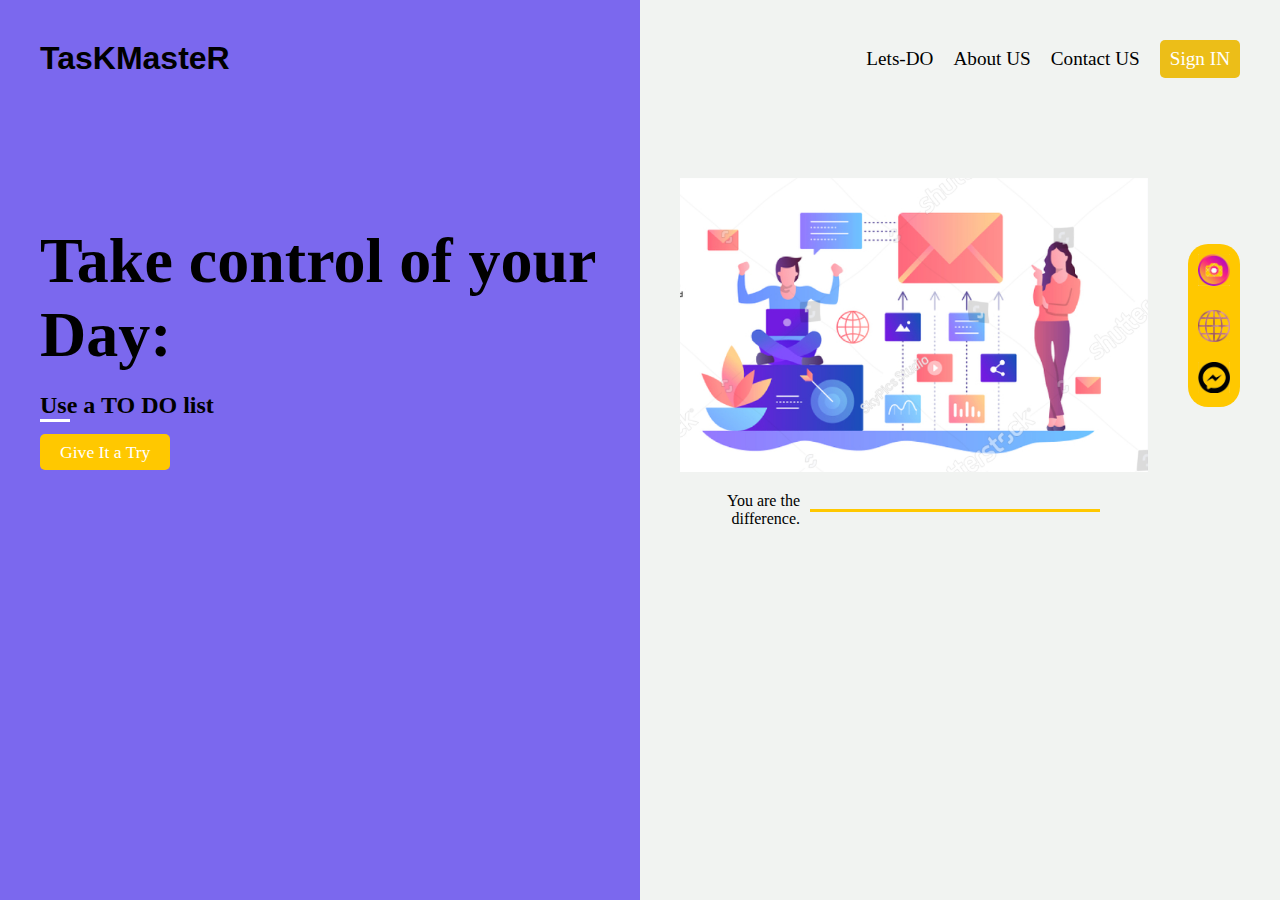
<file: index.html>
<!DOCTYPE html>
<html lang="en">
  <head>
    <meta charset="UTF-8" />
    <meta name="viewport" content="width=device-width, initial-scale=1.0" />
    <title>Home Page</title>
    <link rel="stylesheet" href="stylesh.css" />
  </head>
  <body>
    <header>
      <!-- Navigation Menu -->
      <div class="navbar">
        <div class="logo">TasKMasteR</div>
        <div class="nav-container">
          <nav>
            <ul>
              <li><a href="second.html">Lets-DO</a></li>
              <li><a href="aboutpg.html">About US </a></li>
              <li><a href="feedback.html">Contact US</a></li>
            </ul>
          </nav>
          <a href="signin.html" class="button">Sign IN</a>
        </div>
      </div>
    </header>

    <!-- Hero -->
    <section class="hero">
      <!-- Hero Left -->
      <div class="hero-left">
        <h1>Take control of your Day:</h1>
        <h2>Use a TO DO list</h2>
        <span></span>
        <div class="btns">
          <a href="second.html" class="btns-button">Give It a Try</a>
        </div>
      </div>

      <!-- Hero Right -->
      <div class="hero-right">
        <div class="right-top">
          <img src="homepage.png" alt="noimage" class="rtop-img" />
          <div class="soc-icons">
           <a href="https://www.instagram.com/"><img src="icon.png" alt="" /></a> 
            <img src="icon 2.png" alt="" />
            <a href="https://www.messenger.com/"><img src="Icon 3.png" alt="" /></a>
          </div>
        </div>
        <div class="right-bottom">
          <div class="cta">
            <div class="cta-content">
              <p>You are the difference.</p>
              <span></span>
            </div>
      </div>
    </section>
  </body>
</html>
</file>
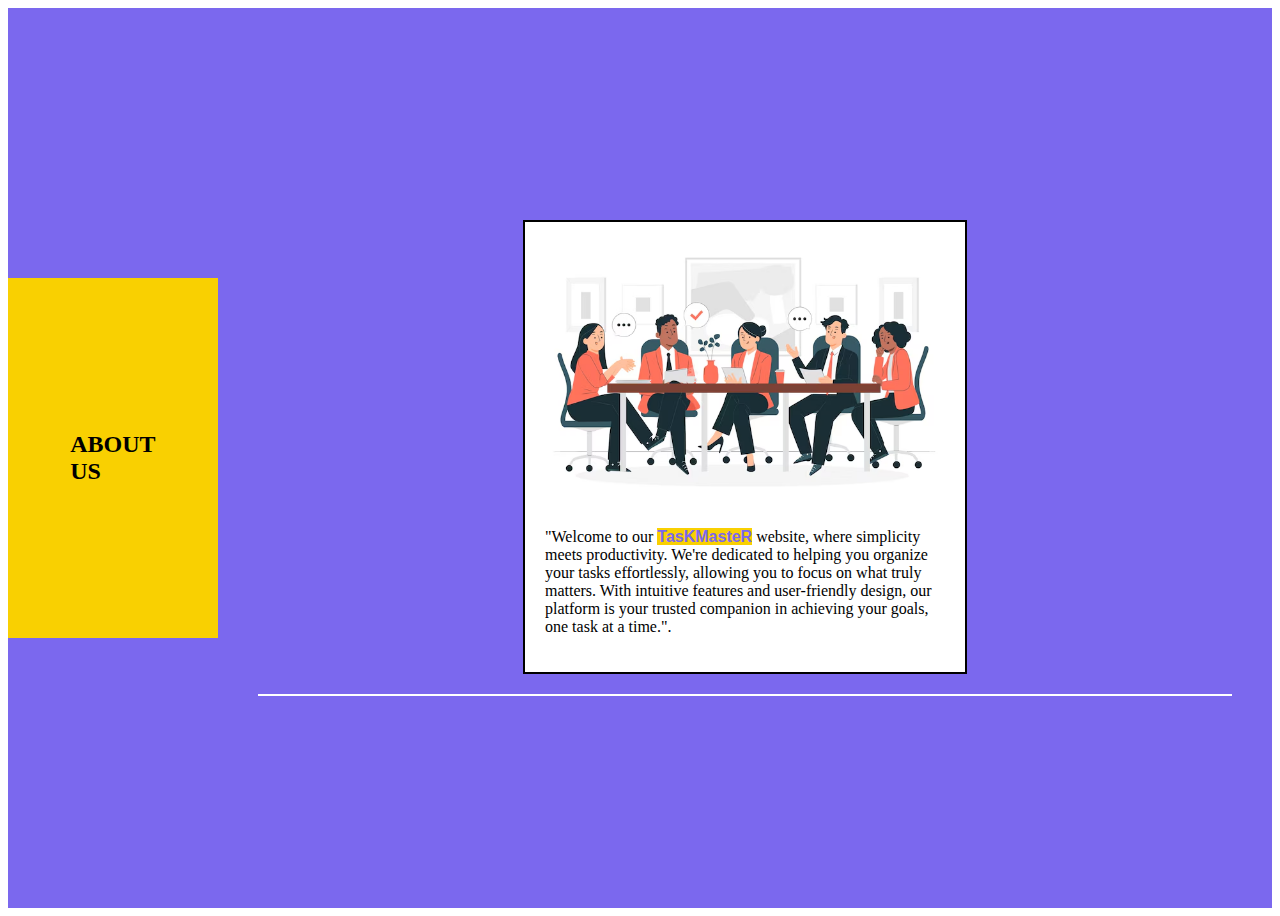
<file: aboutpg.html>
<!DOCTYPE html>
<html lang="en">
<head>
    <meta charset="UTF-8">
    <meta name="viewport" content="width=device-width, initial-scale=1.0">
    <title>About Us</title>
    <link rel="stylesheet" href="aboutpg.css">
</head>
<body>
    <div class="container">
        <div class="sidebar">
            <div class="sidebar-content">
                <h2>ABOUT<br>US</h2>
            </div>
        </div>
        <div class="main-content">
            <div class="main-content-inner">
                <img src="abouts.avif" alt="About Us Image">
                <div class="content-text">
                    <p>
                        "Welcome to our <span class="highlight">TasKMasteR</span> website, where simplicity meets productivity. We're dedicated to helping you organize your tasks effortlessly, allowing you to focus on what truly matters. With intuitive features and user-friendly design, our platform is your trusted companion in achieving your goals, one task at a time.".</p>
                    <p></p>
                </div>
            </div>
        </div>
    </div>
</body>
</html>
</file>
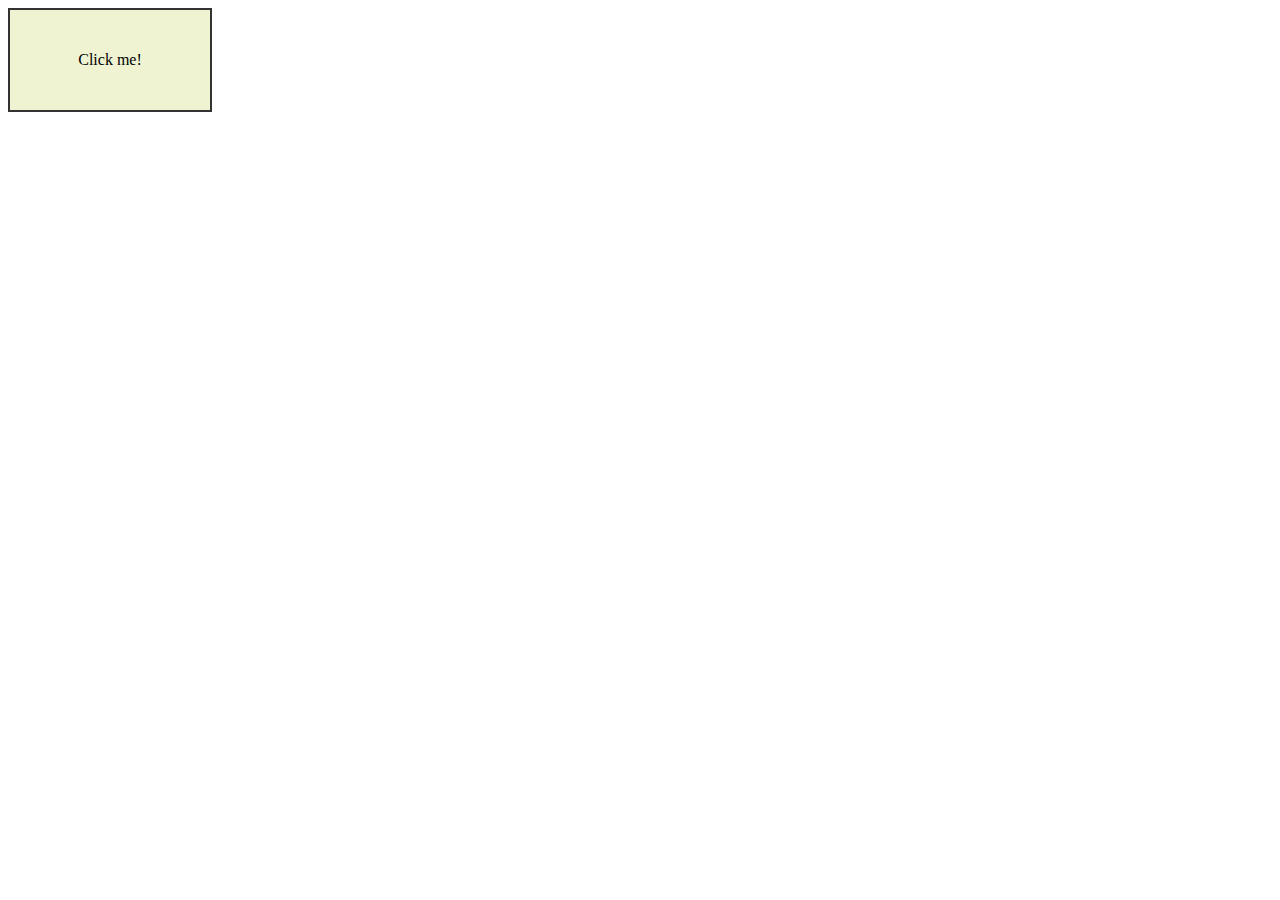
<file: animation.html>
<!DOCTYPE html>
<html lang="en">
<head>
    <meta charset="UTF-8">
    <meta name="viewport" content="width=device-width, initial-scale=1.0">
    <title>Animated Message Box</title>
    <link rel="stylesheet" href="anima.css"> <!-- Link to your CSS file -->
</head>
<body>
    <div class="box" onclick="toggleMessages()">
        Click me!
        <div class="messages">
            <p>Message 1</p>
            <p>Message 2</p>
            <p>Message 3</p>
        </div>
    </div>

    <script src="anima.js"></script> <!-- Link to your JavaScript file -->
</body>
</html>
</file>
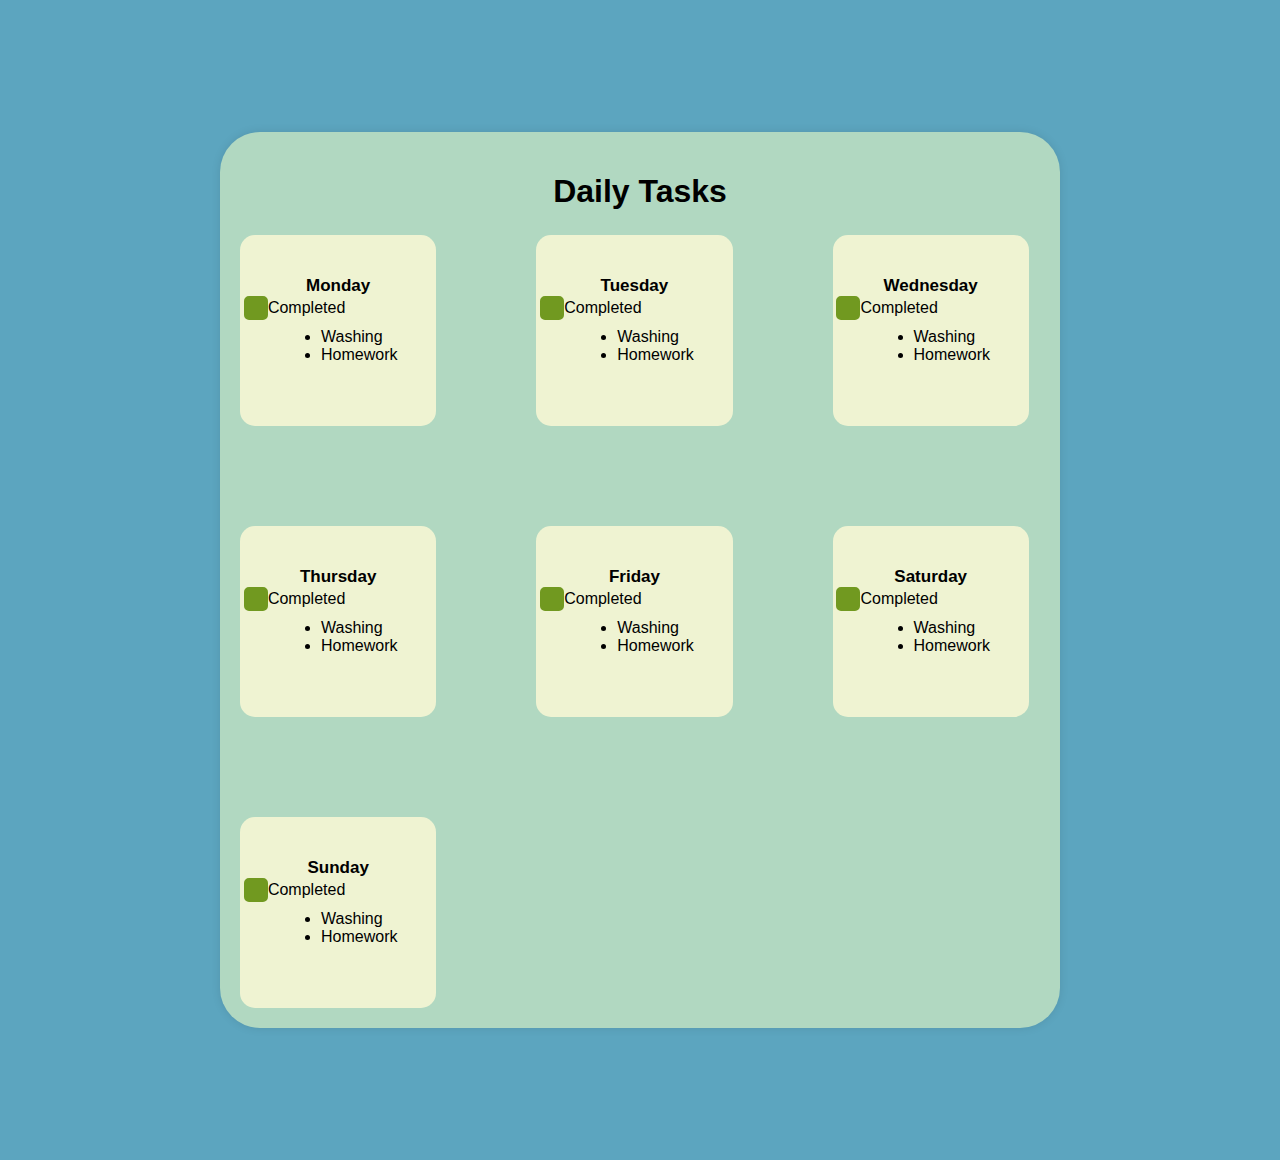
<file: dailytask.html>
<!DOCTYPE html>
<html lang="en">
<head>
    <meta charset="UTF-8">
    <meta name="viewport" content="width=device-width, initial-scale=1.0">
    <title>Daily Tasks</title>
    <link rel="stylesheet" href="dailytask.css">
</head>
<body>
    <div class="container">
        <h1>Daily Tasks</h1>
        <div class="calendar">
            <div class="week">
                <div class="day">Monday</div>
                <div class="task">
                    <ul>
                        <li>Washing</li>
                        <li>Homework</li>
                       
                    </ul>
                    <input type="checkbox" id="monday-checkbox">       
                     <label for="monday-checkbox">Completed</label>
                </div>
            </div>
            <div class="week">
                <div class="day">Tuesday</div>
                <div class="task">
                    <ul>
                        <li>Washing</li>
                        <li>Homework</li>
                                            </ul>
                    <input type="checkbox" id="Tuesday-checkbox"> 
                    <label for="Tuesday-checkbox">Completed</label>
                </div>
            </div>
            <div class="week">
                <div class="day">Wednesday</div>
                <div class="task">
                    <ul>
                        <li>Washing</li>
                        <li>Homework</li>
                       
                    </ul>
                    <input type="checkbox" id="wednesday-checkbox"> 
                    <label for="wednesday-checkbox">Completed</label>
                </div>
            </div>
            <div class="week">
                <div class="day">Thursday</div>
                <div class="task">
                    <ul>
                        <li>Washing</li>
                        <li>Homework</li>
                       
                    </ul>
                    <input type="checkbox" id="thursday-checkbox">
                    <label for="thursday-checkbox">Completed</label>
                </div>
            </div>
            <div class="week">
                <div class="day">Friday</div>
                <div class="task">
                    <ul>
                        <li>Washing</li>
                        <li>Homework</li>
                       
                    </ul>
                    <input type="checkbox" id="friday-checkbox"> 
                    <label for="friday-checkbox">Completed</label>
                </div>
            </div>
            <div class="week">
                <div class="day">Saturday</div>
                <div class="task">
                    <ul>
                        <li>Washing</li>
                        <li>Homework</li>
                       
                    </ul>
                    <input type="checkbox" id="saturday-checkbox"> 
                    <label for="saturday-checkbox">Completed</label>
                </div>
            </div>
            <div class="week">
                <div class="day">Sunday</div>
                <div class="task">
                    <ul>
                        <li>Washing</li>
                        <li>Homework</li>
                       
                    </ul>
                    <input type="checkbox" id="sunday-checkbox"> 
                    <label for="sunday-checkbox">Completed</label>
                </div>
            </div>
        </div>
    </div>
</body>
</html>
</file>
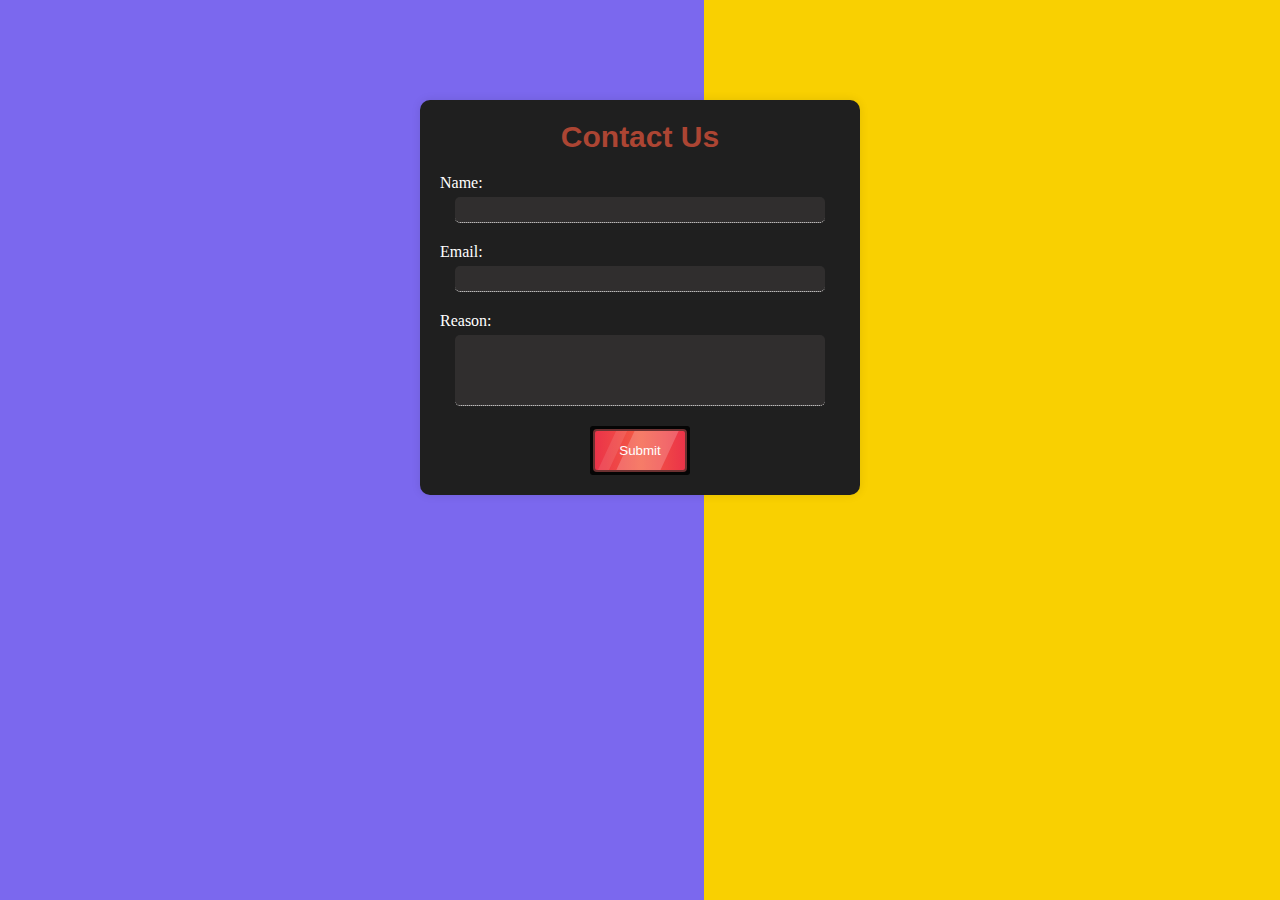
<file: feedback.html>
<!DOCTYPE html>
<html lang="en">
<head>
    <meta charset="UTF-8">
    <meta name="viewport" content="width=device-width, initial-scale=1.0">
    <title> Contact Us</title>
<style>
    * {
    margin: 0;
    padding: 0;
    text-decoration: none;
    list-style-type: none;
}

body {
    background: linear-gradient(to right, mediumslateblue 55%, #f9d001 45%); /* Keep the original background */
}

.contact-form {
    width: 80%; /* Adjusted width */
    max-width: 400px; /* Reduced max-width */
    margin: 100px auto; /* Center align and adjust margin */
    background-color: rgb(31, 31, 31); /* Yellow color for the box */
    padding: 20px;
    border-radius: 10px; /* Increased border radius */
    box-shadow: 0 0 10px rgba(0, 0, 0, 0.1);
}

.contact-form h2 {
    text-align: center; /* Center align the heading */
    margin-bottom: 20px;
    font-family:'Lucida Sans', 'Lucida Sans Regular', 'Lucida Grande', 'Lucida Sans Unicode', Geneva, Verdana, sans-serif;
    font-size: 30px;
    color:#ac4533;
}

.contact-form label {
    display: block;
    margin-bottom: 5px;
    color: #fff;
}

.contact-form input,
.contact-form textarea {
    width: 90%; /* Full width */
    padding: 5px; /* Removed padding */
    border: none; /* Removed border */
    border-bottom: 1px dotted #f9f7f7; /* Dotted bottom border */
    border-radius: 5px; /* Removed border radius */
    margin: 0 auto; /* Center align */
    display: block; /* Display as block element */
    margin-bottom: 20px;
    background-color: #302e2e;
}


.contact-form textarea {
    resize: none; /* Prevent textarea resizing */
    color: #fff;
}

.contact-form button {
    background-color: #050505;
    color: #fff;
    padding: 3px 3px;
    border: none;
    border-radius: 3px;
    cursor: pointer;
    display: block;
    margin: 0 auto; /* Center align the button */
    transition: rotate 300ms;
}

.contact-form button:hover {
   rotate: -2deg;
}
.contact-form button:active{
    rotate: none;
}

.button-text{
    isolation: isolate;
    overflow: hidden;
    display: block;
    background-color: aquamarine;
    background-image: linear-gradient(
        to right, 
        #eb3349 0%,
        #f45c43 51%,
        #eb3349 100%
    );
    border: 2px solid #6d3131;
    border-radius: 4px;
    padding: 12px 24px;
    transition: translate 300ms;
}
.contact-form button:hover .button-text{
    translate: -6px -6px;
}
.contact-form button:active .button-text{
    translate: none;
    
}
.reflection{
    display: block;
    position: relative;
    z-index: -1;
    transition: translate 600ms;
    transition-timing-function: cubic-bezier(0.34,1.56,0.64,1);
}

.reflection::before,
.reflection::after{
    content:"";
    position:absolute;
    inset: 0;
    margin-block: auto;
    height: 150px;
    rotate: 25deg;
}
.reflection::before{
    background-color: rgba(255,255,255,0.1);
    left: -15px;
    width: 10px;
}
.reflection::after{
    background-color:rgba(255,255,255,0.2) ;
    left: 5px;
    width: 40px;
}
.contact-form button:hover .reflection{
    translate:150% 0;
}
.contact-form button:active .reflection{
    translate: none;
}



</style>
</head>
<body>
    <div class="contact-form">
        <h2>Contact Us</h2>
        <form action="">
            <label for="name">Name:</label>
            <input type="text" id="name" name="name" required>

            <label for="email">Email:</label>
            <input type="email" id="email" name="email" required>

            <label for="reason">Reason:</label>
            <textarea id="reason" name="reason" rows="4" required></textarea>
            <button class="button">
                <span class="button-text">Submit
                    <span class="reflection"></span>
                </span>    
            </button>
               
        </form>
    </div>
</body>
</html>
</file>
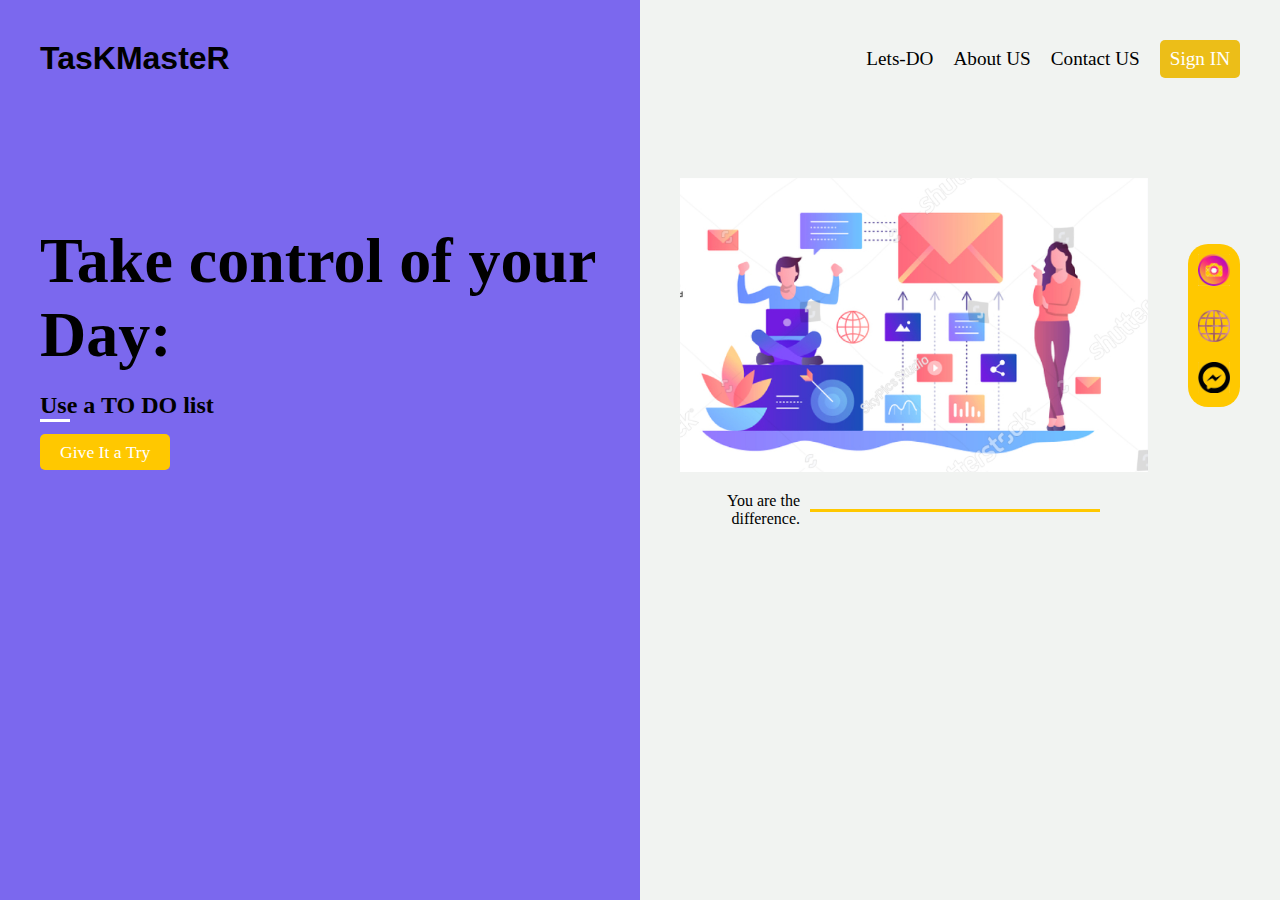
<file: home.html>
<!DOCTYPE html>
<html lang="en">
  <head>
    <meta charset="UTF-8" />
    <meta name="viewport" content="width=device-width, initial-scale=1.0" />
    <title>Home Page</title>
    <link rel="stylesheet" href="stylesh.css" />
  </head>
  <body>
    <header>
      <!-- Navigation Menu -->
      <div class="navbar">
        <div class="logo">TasKMasteR</div>
        <div class="nav-container">
          <nav>
            <ul>
              <li><a href="index.html">Lets-DO</a></li>
              <li><a href="aboutpg.html">About US </a></li>
              <li><a href="feedback.html">Contact US</a></li>
            </ul>
          </nav>
          <a href="signin.html" class="button">Sign IN</a>
        </div>
      </div>
    </header>

    <!-- Hero -->
    <section class="hero">
      <!-- Hero Left -->
      <div class="hero-left">
        <h1>Take control of your Day:</h1>
        <h2>Use a TO DO list</h2>
        <span></span>
        <div class="btns">
          <a href="index.html" class="btns-button">Give It a Try</a>
        </div>
      </div>

      <!-- Hero Right -->
      <div class="hero-right">
        <div class="right-top">
          <img src="homepage.png" alt="noimage" class="rtop-img" />
          <div class="soc-icons">
           <a href="https://www.instagram.com/"><img src="icon.png" alt="" /></a> 
            <img src="icon 2.png" alt="" />
            <a href="https://www.messenger.com/"><img src="Icon 3.png" alt="" /></a>
          </div>
        </div>
        <div class="right-bottom">
          <div class="cta">
            <div class="cta-content">
              <p>You are the difference.</p>
              <span></span>
            </div>
      </div>
    </section>
  </body>
</html>
</file>
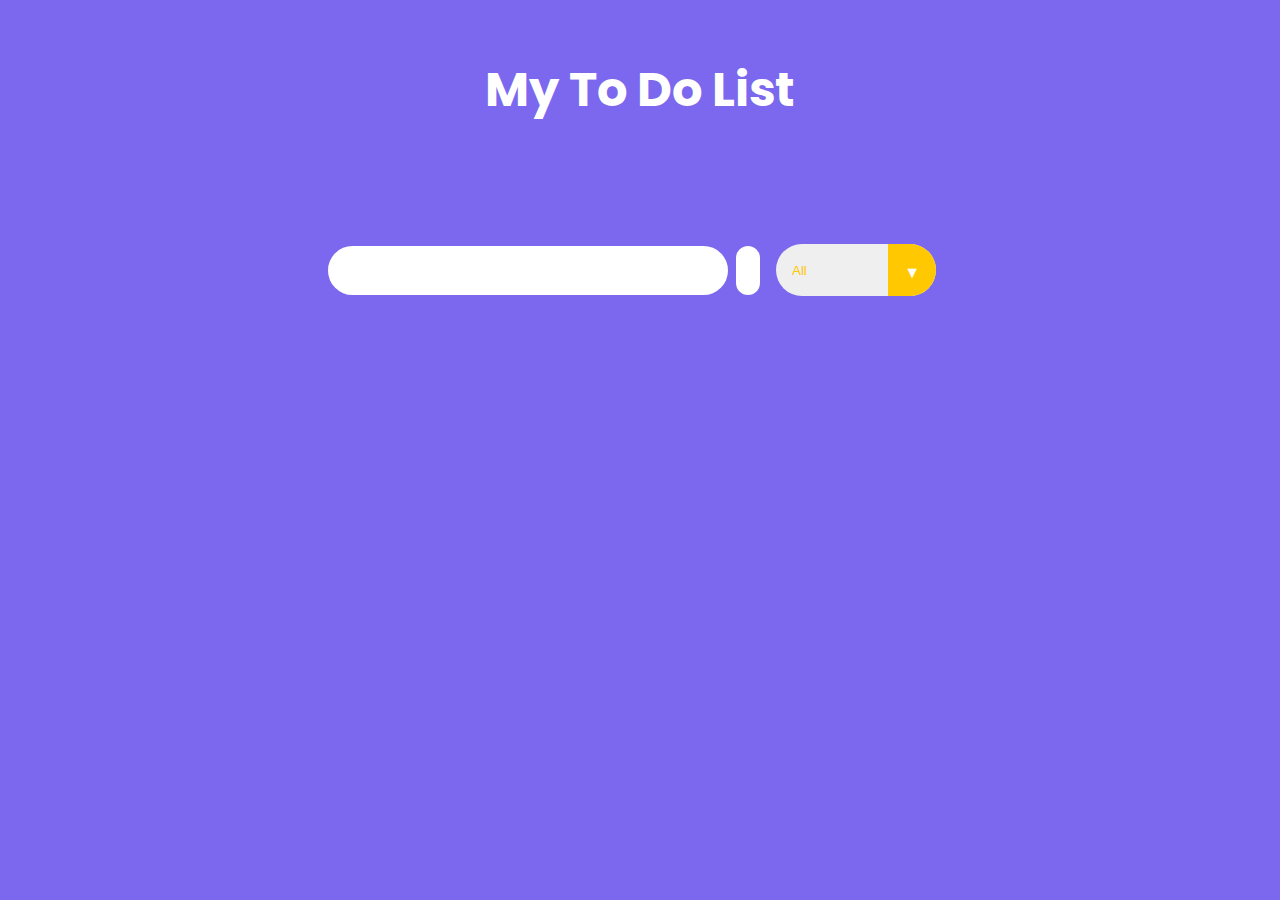
<file: second.html>
<!DOCTYPE html>
<html lang="en">
<head>
    <meta charset="UTF-8">
    <meta http-equiv="X-UA-Compatible" content="IE=edge">
    <meta name="viewport" content="width=device-width, initial-scale=1.0">
    <!-- Google Fonts -->
    <link rel="preconnect" href="https://fonts.googleapis.com">
    <link rel="preconnect" href="https://fonts.gstatic.com" crossorigin>
    <link href="https://fonts.googleapis.com/css2?family=Poppins&display=swap" rel="stylesheet">
    <!-- Font Awesome cdn css -->
    <link rel="stylesheet" href="https://cdnjs.cloudflare.com/ajax/libs/font-awesome/5.15.3/css/all.min.css" integrity="sha512-iBBXm8fW90+nuLcSKlbmrPcLa0OT92xO1BIsZ+ywDWZCvqsWgccV3gFoRBv0z+8dLJgyAHIhR35VZc2oM/gI1w==" crossorigin="anonymous" referrerpolicy="no-referrer" />
    <link rel="stylesheet" href="./styles.css">
    <title>To Do List</title>
</head>
<body>

    <header>
        <h1>My To Do List</h1>
    </header>
    <form action="">
        <input type="text" class="todo-input">
        <button class="todo-button" type="submit">
            <i class="fas fa-plus-circle fa-lg"></i>
        </button>
        <div class="select">
            <select name="todos" class="filter-todo">
                <option value="all">All</option>
                <option value="completed">Completed</option>
                <option value="incomplete">Incomplete</option>
            </select>
        </div>
    </form>

    <div class="todo-container">
        <ul class="todo-list"></ul>
    </div>

    <script src="./script.js"></script>
    
</body>
</html>
</file>
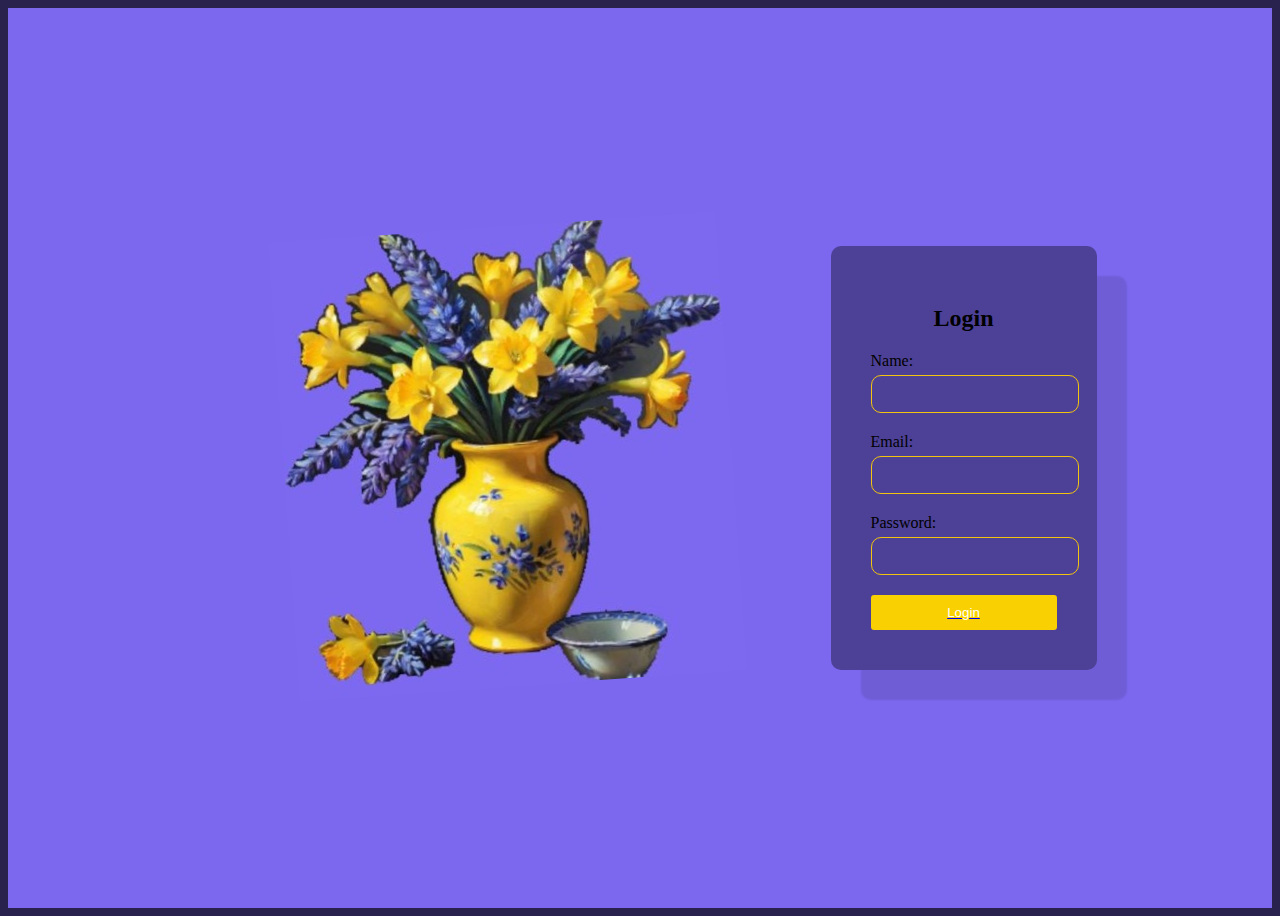
<file: signin.html>
<!DOCTYPE html>
<html lang="en">
<head>
    <meta charset="UTF-8">
    <meta name="viewport" content="width=device-width, initial-scale=1.0">
    <title>Login Page</title>
    <link rel="stylesheet" href="signin.css">
</head>
<body>
    <div class="container">
        <div class="image-container">
            <img src="image.jpeg" alt="image"> 
        </div>
        <div class="login-box">
            <h2>Login</h2>
            <form action="#">
                <div class="input-field">
                    <label for="name">Name:</label>
                    <input type="text" id="name" name="name" required>
                </div>
                <div class="input-field">
                    <label for="email">Email:</label>
                    <input type="email" id="email" name="email" required>
                </div>
                <div class="input-field">
                    <label for="password">Password:</label>
                    <input type="password" id="password" name="password" required>
                </div>
               <a href="http://127.0.0.1:3000/home.html"><button type="submit">Login</button></a>
            </form>
        </div>
        <div class="image-container">            
        </div>
        <script>
            document.getElementById("IsgninForm").addEventListener("submit", function(event) {
                event.preventDefault(); // Prevent the form from submitting normally
                
                // Simulate form submission
                // You can replace the window.location.href with the actual URL of your home page
                window.location.href = "home.html";
            });
        </script>
    </div>
</body>
</html>
</file>
<file: stylesh.css>
* {
    margin: 0;
    padding: 0;
    text-decoration: none;
    list-style-type: none;
  }
  body {
    background: linear-gradient(to right, mediumslateblue 50%, #f1f3f1 50%);
  }
  .logo {
    font-size: 2rem;
    font-weight: 800;
    font-family: 'Trebuchet MS', sans-serif;
  }
  .navbar {
    display: flex;
    justify-content: space-between;
    padding: 40px;
  }
  .nav-container {
    display: flex;
    align-items: center;
  }
  .nav-container nav ul {
    display: flex;
  }
  .nav-container nav li {
    margin-right: 20px;
  }
  .nav-container a {
    font-size: 1.2rem;
    color: #000000;
  }
  .button {
    background-color:rgb(236, 190, 24);
    padding: 8px 10px;
    color: #ffffff !important;
    border-radius: 5px;
  }
  
  /* Hero */
  .hero {
    width: 100%;
    display: flex;
    justify-content: space-between;
    align-items: center;
  }
  /* Hero Left */
  .hero-left {
    width: 50%;
    padding: 40px;
  }
  .hero-left h1 {
    font-size: 4rem;
    margin-bottom: 20px;
  }
  .hero-left span {
    display: block;
    width: 30px;
    height: 3px;
    background-color: #ffffff;
    margin-bottom: 20px;
  }
  .hero-left p {
    inline-size: 450px;
    text-align: justify;
    margin-top: 20px;
    margin-bottom: 40px;
  }
  .btns-button {
    background-color: rgb(255, 200, 0);
    margin-right: 20px;
    padding: 8px 20px;
    border-radius: 5px;
  }
  .btns a {
    font-size: 1.1rem;
    color: #ffffff;
  }
  
  /* Hero Right */
  .hero-right {
    width: 50%;
    padding: 40px;
  }
  .right-top {
    display: flex;
    align-items: center;
    justify-content: center;
    padding: 20px;
  }
  .right-top .rtop-img {
    width: 90%;
  }
  .right-top .soc-icons {
    display: flex;
    flex-direction: column;
    background-color: rgb(255, 200, 0);
    align-items: center;
    border-radius: 20px;
    margin-left: 40px;
  }
  .right-top .soc-icons img {
    width: 32px;
    padding: 10px;
  }
  .right-bottom .give-icon {
    width: 10%;
  }
  
  .right-bottom {
    display: flex;
    justify-content: space-between;
    align-items: center;
    margin-left: 40px;
    margin-right: 40px;
  }
  .cta-content {
    display: flex;
    align-items: center;
    gap: 10px;
  }
  .right-bottom .cta p {
    inline-size: 80px;
    text-align: right;
  }
  .right-bottom .cta span {
    display: block;
    width: 290px;
    height: 3px;
    background-color: rgb(255, 200, 0);
  }
</file>
<file: aboutpg.css>
.container {
    display: flex;
    align-items: center;
    height: 100vh;
    background-color: mediumslateblue;
}

.sidebar {
    background-color: #f9d001;
    width: 50px;
    height: 200px;
    padding: 80px;
    display: flex; /* Use flexbox */
    justify-content: center; /* Center horizontally */
    align-items: center; /* Center vertically */
}

.sidebar-content {
    transform: rotate(-90deg);
    margin: 0; /* Remove margin to ensure centering */
    writing-mode: vertical-rl; /* Adjust text direction */
}


.main-content {
    flex: 1;
    padding: 20px;
}

.main-content-inner {
    background-color: #fff;
    border: 2px solid #000;
    padding: 20px;
    max-width: 400px; /* Adjusted max-width */
    margin: 0 auto; /* Center content */
}

img {
    display: block;
    width: 100%;
    max-width: 100%;
    height: auto;
    margin-bottom: 20px;
}

.content-text p {
    margin-bottom: 10px;
}

/* White line */
.main-content:after {
    content: "";
    display: block;
    width: calc(100% - 40px); /* Account for padding */
    height: 2px;
    background-color: #fff;
    margin: 20px auto 0;
}

.highlight {
    background-color: #f9d001;
    color: mediumslateblue;
    font-weight: bold;
    font-family:'Segoe UI', Tahoma, Geneva, Verdana, sans-serif;
}
</file>
<file: anima.css>
.box {
    width: 200px;
    height: 100px;
    background-color: #eff3d2;
    border: 2px solid #333;
    text-align: center;
    line-height: 100px;
    cursor: pointer;
    transition: height 0.3s ease; /* Smooth transition effect */
}

.messages {
    display: none; /* Hide messages by default */
}

.box.open {
    height: 500px; /* Expand box height when messages are opened */
}

.box.open .messages {
    display: block; /* Show messages when box is open */
}

.messages p {
    margin: 10px;
}
</file>
<file: dailytask.css>
body {
    font-family: Arial, sans-serif;
    background-color: #5ca5bf;
    margin: 10px;
    padding: 10px;
    white-space: nowrap ;
}

.task {
    position: relative; /* Make the .task container relative */
}

.task input[type="checkbox"] {
    position: absolute; /* Position the checkbox absolutely */
    top: -120%; /* Align vertically to the middle */
    right: 124px; /* Adjust the distance from the right edge */
    transform: translateY(524%); /* Center vertically */
}

.task label {
    position: absolute; /* Position the label absolutely */
    top: -6%; /* Align vertically to the middle */
    right: 50px; /* Adjust the distance from the right edge */
    transform: translateY(-50%); /* Center vertically */
    cursor: pointer; /* Change cursor to pointer when hovering over label */
}


.container {
    max-width: 800px;
    margin: 112px auto;
    padding: 20px;
    background-color: #b1d8c1;
    border-radius: 40px;
    box-shadow: 0 0 10px rgba(0, 0, 0, 0.1);
}

h1 {
    text-align: center;
    margin-bottom: 25px;
}

.calendar {
    display: flex;
    flex-wrap: wrap;
    gap: 100px;
}

.week {
    width: calc(100% / 7);
    padding: 41px;
    background-color: #eff3d2;
    transition: background-color 0.3s ease;
    border-radius: 15px;
}

.week:hover{
    background-color: #cad7a6; 
}

.day {
    font-family:Arial, Helvetica, sans-serif;
    font-weight: bold;
    font-size: 17px;
    text-align: center;
    margin-bottom: 16px;
}


.task {
    display: flex;
    align-items: center;
    margin-bottom: 5px;
    justify-content: space-between;
}

.task input[type="checkbox"] {
    margin-right: 8px;
}

.task label {
    cursor: pointer;
}

.task input[type="checkbox"] + label::before {
    content: '\2714';
    display: inline-block;
    width: 20px;
    height: 20px;
    background-color: #719920;
    border: 2px solid #719920;
    border-radius: 5px;
    text-align: center;
    line-height: 20px;
    color: transparent;
    transition: background-color 0.3s ease, color 0.3s ease;
}

.task input[type="checkbox"]:checked + label::before {
    background-color: #439ab7;
    color: #fff;
}
</file>
<file: styles.css>
* {
  margin: 0;
  padding: 0;
  box-sizing: border-box;
}

body {
  background-color: mediumslateblue;
  color: white;
  font-family: "Poppins", sans-serif;
  min-height: 100vh;
}

header {
  font-size: 1.5rem;
}

header, 
form {
  min-height: 20vh;
  display: flex;
  justify-content: center;
  align-items: center;
}

form input, 
form button {
  padding: 0.5rem;
  padding-left: 1rem;
  font-size: 1.8rem;
  border: none;
  background: white;
  border-radius: 2rem;
}

form button {
  color: rgb(255, 200, 0);
  background: white;
  cursor: pointer;
  transition: all 0.3 ease;
  margin-left: 0.5rem;
}

form button:hover {
  color: white;
  background: rgb(255, 200, 0);
}

.fa-plus-circle {
  margin-top: 0.3rem;
  margin-left: -8px;
}

.todo-container {
  display: flex;
  justify-content: center;
  align-items: center;
}

.todo-list {
  min-width: 30%;
  list-style: none;
}

.todo {
  margin: 0.5rem;
  padding-left: 0.5rem;
  background: white;
  color: black;
  font-size: 1.5rem;
  display: flex;
  justify-content: space-between;
  align-items: center;
  transition: 0.5s;
  border-radius: 2rem;
}

.todo li {
  flex: 1;
}

.trash-btn, 
.complete-btn {
  color: white;
  border: none;
  padding: 1rem;
  cursor: pointer;
  font-size: 1.5rem;
}

.complete-btn {
  background: rgb(255, 200, 0);
}

.trash-btn {
  border-top-right-radius: 1.75rem;
  border-bottom-right-radius: 1.75rem;
  background: rgb(171, 171, 171);
}

.todo-item {
  padding: 0rem 0.5rem;
}

.fa-trash, 
.fa-check-circle {
  pointer-events: none;
}

.completed {
  text-decoration: line-through;
  opacity: 0.5;
}

.slide {
  transform: translateX(10rem);
  opacity: 0;
}

select {
  -webkit-appearance: none;
  -moz-appearance: none;
  appearance: none;
  outline: none;
  border: none;
}

.select {
  margin: 1rem;
  position: relative;
  overflow: hidden;
  border-radius: 50px;
}

select {
  color:rgb(255, 200, 0);
  width: 10rem;
  height: 3.2rem;
  cursor: pointer;
  padding: 1rem;
}

.select::after {
  content: "\25BC";
  position: absolute;
  background:rgb(255, 200, 0);
  top: 0;
  right: 0;
  padding: 1rem;
  pointer-events: none;
  transition: all 0.3s ease;
}

.select::hover::after {
  background: white;
  color: rgb(255, 200, 0);
}
</file>
<file: signin.css>
.container {
    display: flex;
    justify-content: center;
    align-items: center;
    height: 100vh;
    background-color: mediumslateblue;
    position: relative;
}

.login-box {
    background-color: rgb(77, 64, 151);
    padding: 40px;
    border-radius: 10px;
    box-shadow: 30px 30px 2px rgba(0, 0, 0, 0.1);
}
body{
    background-color: rgb(41, 34, 78);
}


h2 {
    text-align: center;
    margin-bottom: 20px;
}

.input-field {
    margin-bottom: 20px;
}

label {
    display: block;
    margin-bottom: 5px;
}

input[type="text"],
input[type="email"],
input[type="password"] {
    width: 100%;
    padding: 10px;
    border: 1px solid #f2c40d;
    border-radius: 10px;
    background-color: rgb(77, 64, 151);
    font-family:cursive;
}

button {
    background-color: #f9d001;
    color: #fff;
    padding: 10px 20px;
    border: none;
    border-radius: 3px;
    cursor: pointer;
    width: 100%;
    display: block;
}

.image-container img{
    margin: 100px;
    transform: rotate(-4deg);
}
</file>
